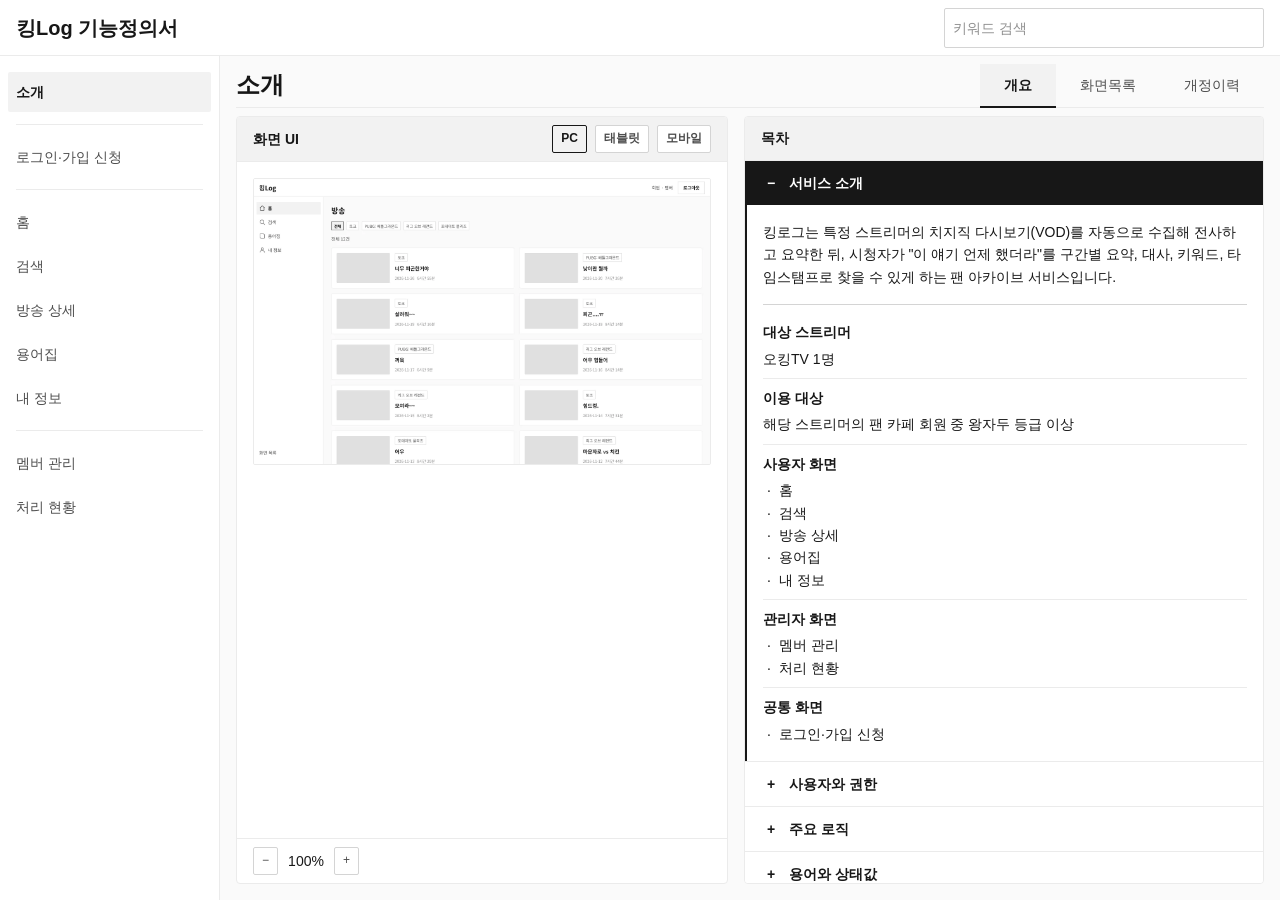
<file: docs/guide/index.html>
<!doctype html>
<html lang="ko">
<head>
<meta charset="utf-8">
<meta name="viewport" content="width=device-width, initial-scale=1">
<meta name="robots" content="noindex, nofollow">
<title>기능정의서</title>
<link rel="stylesheet" href="../mockup/tokens.css">
<link rel="stylesheet" href="../mockup/components.css">
</head>
<body>
<div id="app"></div>
<script src="content.js"></script>
<script src="guide.js"></script>
</body>
</html>
</file>
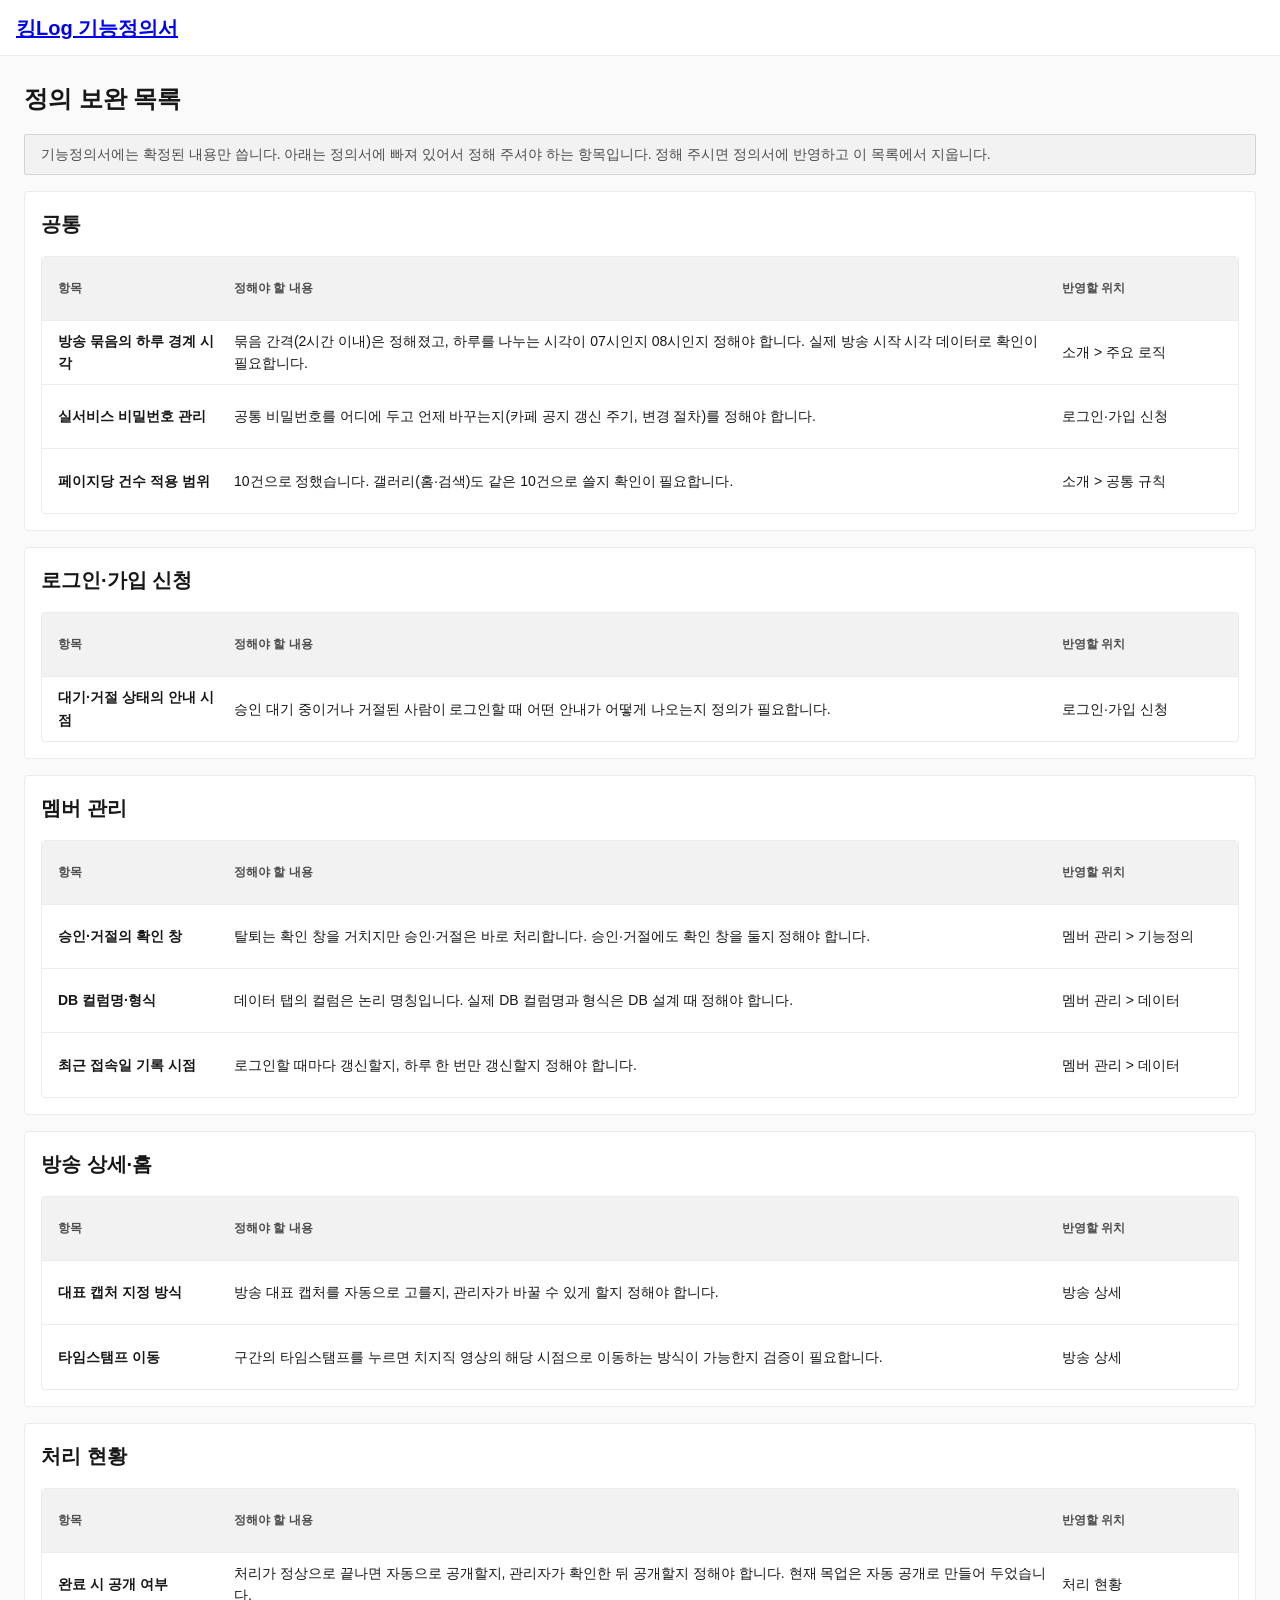
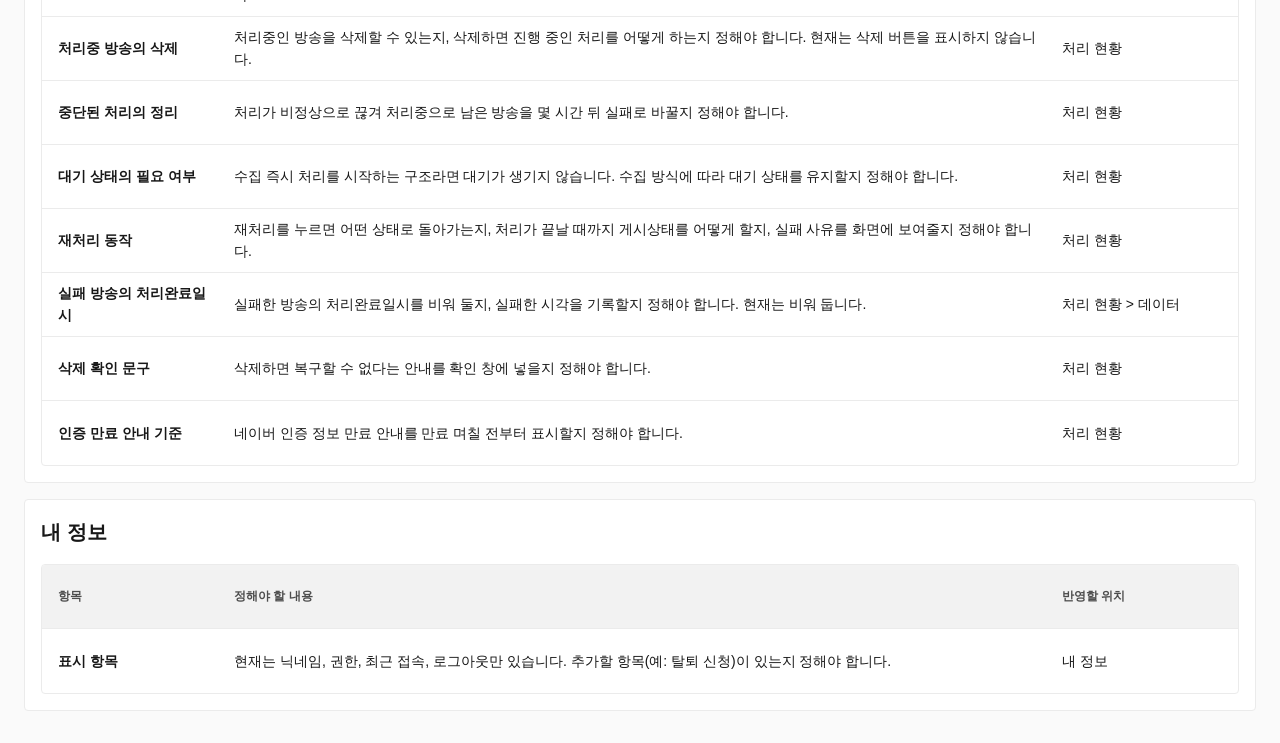
<file: docs/guide/pending.html>
<!doctype html>
<html lang="ko">
<head>
<meta charset="utf-8">
<meta name="viewport" content="width=device-width, initial-scale=1">
<meta name="robots" content="noindex, nofollow">
<title>정의 보완 목록</title>
<link rel="stylesheet" href="../mockup/tokens.css">
<link rel="stylesheet" href="../mockup/components.css">
</head>
<body>
<header class="header"><a class="logo" href="index.html">킹Log 기능정의서</a></header>
<main class="main stack" id="main"></main>
<script src="pending.js"></script>
<script>
(function () {
  var P = window.PENDING, esc = function (s) { return String(s).replace(/[&<>"]/g, function (c) { return { '&': '&amp;', '<': '&lt;', '>': '&gt;', '"': '&quot;' }[c]; }); };
  var h = '<h1 class="title">' + esc(P.title) + '</h1><div class="notice">' + esc(P.note) + '</div>';
  P.groups.forEach(function (g) {
    h += '<section class="card stack"><h2 class="h2">' + esc(g.name) + '</h2><div class="list"><div class="row row-head"><span class="c-m">항목</span><span class="c-fill">정해야 할 내용</span><span class="c-m">반영할 위치</span></div>';
    g.items.forEach(function (i) { h += '<div class="row"><span class="c-m bold">' + esc(i[0]) + '</span><span class="c-fill">' + esc(i[1]) + '</span><span class="c-m">' + esc(i[2]) + '</span></div>'; });
    h += '</div></section>';
  });
  document.getElementById('main').innerHTML = h;
})();
</script>
</body>
</html>
</file>
<file: docs/mockup/tokens.css>
/* 기준값 전용 파일. 색·크기·간격·모서리·선·그림자는 여기에서만 정의한다. */
:root {
  /* 색 */
  --c-bg: #fafafa;
  --c-surface: #ffffff;
  --c-fill: #f2f2f2;
  --c-line: #ebebeb;
  --c-line-strong: #d4d4d4;
  --c-text: #171717;
  --c-text-sub: #4d4d4d;
  --c-text-mute: #8f8f8f;
  --c-on-ink: #ffffff;
  --c-link: #0070f3;
  --c-info: #0761d1;
  --c-info-bg: #eaf3ff;
  --c-warn: #ab570a;
  --c-warn-bg: #fff6e5;
  --c-danger: #c50000;
  --c-danger-bg: #fdecec;
  --c-overlay: rgba(0, 0, 0, 0.4);

  /* 글꼴 */
  --font: "Pretendard", "Noto Sans KR", "Apple SD Gothic Neo", sans-serif;
  --fw-normal: 400;
  --fw-bold: 600;

  /* 글자 크기 5단계 */
  --fs-xs: 12px;
  --fs-s: 14px;
  --fs-m: 16px;
  --fs-l: 20px;
  --fs-xl: 24px;
  --lh: 1.6;

  /* 간격 5단계 */
  --sp-1: 4px;
  --sp-2: 8px;
  --sp-3: 16px;
  --sp-4: 24px;
  --sp-5: 32px;

  /* 모서리 2종, 선 1종 */
  --r-control: 2px;
  --r-card: 4px;
  --bw: 1px;
  --bw-tab: 2px;

  /* 컨트롤 높이, 아이콘 크기 */
  --h-control: 40px;
  --h-tab: 44px;
  --h-chip: 28px;
  --h-row: 64px;
  --icon: 20px;

  /* 목록 열 너비 프리셋: xs·s·m 고정, fill 자율 */
  --col-xs: 40px;
  --col-s: 112px;
  --col-m: 160px;
  --col-t: 88px;
  --col-l: 240px;
  --col-n: 72px;
  --col-dmin: 84px;
  --col-title: 120px;

  /* 레이아웃 */
  --w-lnb: 220px;
  --w-auth: 480px;
  --w-thumb: 168px;
  --w-modal: 440px;
  --w-search: 320px;
  --w-side: 520px;
  --zoom-50: 0.5;
  --zoom-75: 0.75;
  --zoom-100: 1;
  --zoom-150: 1.5;
  --zoom-200: 2;
  --zoom-250: 2.5;
  --zoom-300: 3;
  --w-ui-tab: 560px;
  --w-ui-mo: 320px;
  --h-header: 56px;
  --h-tabbar: 64px;

  /* 겹침 순서 */
  --z-bar: 1;
  --z-modal: 2;
  --z-drawer: 3;
  --z-toast: 4;

  /* 그림자는 모달에만 */
  --shadow-dialog: 0 8px 32px rgba(0, 0, 0, 0.16);
}
</file>
<file: docs/mockup/components.css>
/* 부품 정의 파일. 값은 모두 tokens.css의 var(--…)만 쓴다.
   규칙: 선택자는 클래스 1개(+상태 의사클래스)만 쓰고, 하위·자식 선택자와 !important는 쓰지 않는다. */

* { box-sizing: border-box; margin: 0; padding: 0; }

body {
  background: var(--c-bg);
  color: var(--c-text);
  font-family: var(--font);
  font-size: var(--fs-m);
  font-weight: var(--fw-normal);
  line-height: var(--lh);
  -webkit-font-smoothing: antialiased;
}

input, textarea, select { font: inherit; color: inherit; }
button { font: inherit; color: inherit; background: none; border: 0; cursor: pointer; }

/* ── 글자 ── */
.title { font-size: var(--fs-xl); font-weight: var(--fw-bold); }
.h2 { font-size: var(--fs-l); font-weight: var(--fw-bold); }
.bold { font-weight: var(--fw-bold); }
.small { font-size: var(--fs-s); }
.xsmall { font-size: var(--fs-xs); }
.nowrap { white-space: nowrap; }
.sub { color: var(--c-text-sub); }
.mute { color: var(--c-text-mute); }
.link { color: var(--c-link); padding: 0; }
.link:hover { text-decoration: underline; }
.icon { flex: none; width: var(--icon); height: var(--icon); }

/* ── 배치 ── */
.body { display: flex; align-items: flex-start; }
.main { flex: 1; min-width: 0; padding: var(--sp-4) var(--sp-4) var(--sp-5); }
.auth { min-height: 100vh; display: flex; align-items: center; justify-content: center; padding: var(--sp-3); }
.auth-box { width: 100%; max-width: var(--w-auth); padding: var(--sp-5); background: var(--c-surface); border: var(--bw) solid var(--c-line); border-radius: var(--r-card); display: flex; flex-direction: column; gap: var(--sp-4); }
.media { display: grid; grid-template-columns: 2fr 3fr; gap: var(--sp-4); align-items: start; }
.stack { display: flex; flex-direction: column; gap: var(--sp-3); }
.inline { display: flex; flex-wrap: wrap; align-items: center; gap: var(--sp-2); }
.grow { flex: 1; min-width: 0; }
.end { margin-left: auto; }

/* ── 헤더 (로고 · 프로필 · 로그아웃) ── */
.header { position: sticky; top: 0; z-index: var(--z-modal); display: flex; align-items: center; gap: var(--sp-3); height: var(--h-header); padding: 0 var(--sp-3); background: var(--c-surface); border-bottom: var(--bw) solid var(--c-line); }
.logo { min-width: 0; overflow: hidden; text-overflow: ellipsis; white-space: nowrap; font-size: var(--fs-l); font-weight: var(--fw-bold); }
.menu-btn { display: none; align-items: center; justify-content: center; width: var(--h-control); height: var(--h-control); }

/* ── 왼쪽 메뉴(PC) · 서랍(모바일) ── */
.nav { width: var(--w-lnb); padding: var(--sp-3) var(--sp-2); background: var(--c-surface); display: flex; flex-direction: column; gap: var(--sp-1); overflow-y: auto; }
.lnb { position: sticky; top: var(--h-header); flex: none; height: calc(100vh - var(--h-header)); border-right: var(--bw) solid var(--c-line); }
.drawer { position: fixed; top: 0; bottom: 0; left: 0; z-index: var(--z-drawer); }
.lnb-title { padding: var(--sp-2) var(--sp-2) var(--sp-1); font-size: var(--fs-xs); color: var(--c-text-mute); }
.lnb-link { display: flex; align-items: center; gap: var(--sp-2); width: 100%; height: var(--h-control); padding: 0 var(--sp-2); border-radius: var(--r-control); font-size: var(--fs-s); color: var(--c-text-sub); text-align: left; }
.lnb-link:hover { background: var(--c-fill); }

/* ── 하단 고정 바(모바일) ── */
.tabbar { display: none; position: fixed; bottom: 0; left: 0; right: 0; z-index: var(--z-bar); height: var(--h-tabbar); background: var(--c-surface); border-top: var(--bw) solid var(--c-line); }
.tabbar-item { flex: 1; display: flex; flex-direction: column; align-items: center; justify-content: center; gap: var(--sp-1); font-size: var(--fs-xs); color: var(--c-text-sub); }

/* ── 탭 ── */
.tabs { display: flex; gap: 0; border-bottom: var(--bw) solid var(--c-line); }
.tab { height: var(--h-tab); padding: 0 var(--sp-4); white-space: nowrap; border-bottom: var(--bw-tab) solid transparent; color: var(--c-text-sub); font-size: var(--fs-s); }

/* ── 버튼: 모양은 .btn 1개, 색은 primary/secondary 2종 ── */
.btn { display: inline-flex; align-items: center; justify-content: center; gap: var(--sp-1); height: var(--h-control); padding: 0 var(--sp-3); border: var(--bw) solid var(--c-line-strong); border-radius: var(--r-control); font-size: var(--fs-s); font-weight: var(--fw-bold); white-space: nowrap; }
.btn-primary { background: var(--c-text); border-color: var(--c-text); color: var(--c-on-ink); }
.btn-secondary { background: var(--c-surface); color: var(--c-text); }
.btn:disabled { background: var(--c-fill); border-color: var(--c-line); color: var(--c-text-mute); cursor: not-allowed; }
.btn-primary:enabled:hover { background: var(--c-text-sub); border-color: var(--c-text-sub); }
.btn-secondary:enabled:hover { border-color: var(--c-text); }
.chip:enabled:hover { border-color: var(--c-text); color: var(--c-text); }
.tab:hover { color: var(--c-text); }
.pager-btn:enabled:hover { border-color: var(--c-text); }
.menu-btn:hover,
.tabbar-item:hover { background: var(--c-fill); }
.fill { width: 100%; }

/* ── 입력 ── */
.field { display: flex; flex-direction: column; gap: var(--sp-1); }
.label { font-size: var(--fs-s); font-weight: var(--fw-bold); }
.input { width: 100%; height: var(--h-control); padding: 0 var(--sp-2); background: var(--c-surface); border: var(--bw) solid var(--c-line-strong); border-radius: var(--r-control); font-size: var(--fs-s); }
.textarea { width: 100%; min-height: calc(var(--h-control) * 2); padding: var(--sp-2); background: var(--c-surface); border: var(--bw) solid var(--c-line-strong); border-radius: var(--r-control); font-size: var(--fs-s); resize: vertical; }
.input::placeholder,
.textarea::placeholder { color: var(--c-text-mute); }
.input:focus-visible,
.textarea:focus-visible,
.btn:focus-visible,
.chip:focus-visible,
.tab:focus-visible,
.pager-btn:focus-visible,
.link:focus-visible,
.lnb-link:focus-visible,
.g-card:focus-visible,
.logo:focus-visible,
.menu-btn:focus-visible,
.tabbar-item:focus-visible,
.cap-time:focus-visible { outline: var(--bw) solid var(--c-link); outline-offset: var(--bw); }
.pager { justify-content: center; margin-top: var(--sp-2); }
.pager-btn { min-width: var(--h-control); height: var(--h-control); padding: 0 var(--sp-2); background: var(--c-surface); border: var(--bw) solid var(--c-line-strong); border-radius: var(--r-control); font-size: var(--fs-s); }
.pager-btn:disabled { color: var(--c-text-mute); background: var(--c-fill); cursor: not-allowed; }
.check { display: inline-flex; align-items: center; gap: var(--sp-2); font-size: var(--fs-s); }

/* ── 칩(태그 포함) ── */
.chip { display: inline-flex; white-space: nowrap; align-items: center; height: var(--h-chip); padding: 0 var(--sp-2); background: var(--c-surface); border: var(--bw) solid var(--c-line-strong); border-radius: var(--r-control); font-size: var(--fs-xs); color: var(--c-text-sub); }

/* ── 카드 · 안내 · 인용 ── */
.card { background: var(--c-surface); border: var(--bw) solid var(--c-line); border-radius: var(--r-card); padding: var(--sp-3); }
.notice { padding: var(--sp-2) var(--sp-3); background: var(--c-fill); border: var(--bw) solid var(--c-line-strong); border-radius: var(--r-control); font-size: var(--fs-s); color: var(--c-text-sub); }
.quote { padding: var(--sp-2) var(--sp-3); background: var(--c-fill); border-radius: var(--r-control); font-size: var(--fs-s); }

/* ── 갤러리 ── */
.gallery { display: grid; grid-template-columns: repeat(2, 1fr); gap: var(--sp-3); }
.g-card { display: flex; align-items: flex-start; gap: var(--sp-3); padding: var(--sp-3); background: var(--c-surface); border: var(--bw) solid var(--c-line); border-radius: var(--r-card); text-align: left; cursor: pointer; }
.g-card:hover { border-color: var(--c-text); }
.cap { position: relative; aspect-ratio: 16 / 9; background: var(--c-fill); border-radius: var(--r-control); overflow: hidden; }
.cap-time { position: absolute; top: var(--sp-2); left: var(--sp-2); padding: 0 var(--sp-2); background: var(--c-overlay); border-radius: var(--r-control); color: var(--c-on-ink); font-size: var(--fs-xs); line-height: var(--sp-4); cursor: pointer; }
.g-thumb { flex: none; width: var(--w-thumb); }
.g-img { display: block; width: 100%; height: 100%; object-fit: cover; }
.g-body { flex: 1; min-width: 0; display: flex; flex-direction: column; align-items: flex-start; gap: var(--sp-2); }
.g-title { font-weight: var(--fw-bold); }

/* ── 목록 ── */
.list { background: var(--c-surface); border: var(--bw) solid var(--c-line); border-radius: var(--r-card); overflow-x: auto; overflow-y: hidden; }
.row { display: flex; align-items: center; text-align: left; gap: var(--sp-3); min-height: var(--h-row); padding: var(--sp-2) var(--sp-3); border-bottom: var(--bw) solid var(--c-line); font-size: var(--fs-s); }
.row:last-child { border-bottom: 0; }
.row-head { background: var(--c-fill); color: var(--c-text-sub); font-size: var(--fs-xs); font-weight: var(--fw-bold); }
.c-xs { flex: none; width: var(--col-xs); }
.c-s { flex: none; width: var(--col-s); }
.c-m { flex: none; width: var(--col-m); }
.c-n { flex: 0 1 var(--col-s); min-width: var(--col-n); }
.c-d { flex: 0 1 var(--col-m); min-width: var(--col-dmin); }
.c-title { flex: 1; min-width: var(--col-title); }
.c-act { flex: none; width: var(--col-m); display: flex; align-items: center; gap: var(--sp-2); }
.c-act-w { flex: 0 1 var(--col-l); width: auto; min-width: var(--col-m); flex-wrap: wrap; }
.c-fill { flex: 1; min-width: 0; }
.line { display: contents; }
.m-label { display: none; }
.m-only { display: none; }
.m-chips { display: none; }

/* ── 모달 · 토스트 · 진행 막대 ── */
.modal-bg { position: fixed; inset: 0; z-index: var(--z-modal); display: flex; align-items: center; justify-content: center; padding: var(--sp-3); background: var(--c-overlay); }
.modal { width: 100%; max-width: var(--w-modal); max-height: 100%; overflow-y: auto; padding: var(--sp-4); background: var(--c-surface); border-radius: var(--r-card); box-shadow: var(--shadow-dialog); }
.toast { position: fixed; bottom: var(--sp-4); left: 50%; transform: translateX(-50%); z-index: var(--z-toast); padding: var(--sp-2) var(--sp-3); background: var(--c-text); color: var(--c-on-ink); border-radius: var(--r-control); font-size: var(--fs-s); }

/* ── 가이드(기능정의서): 영역 고정 + 영역 안에서 스크롤 ── */
.fixed { height: 100vh; display: flex; flex-direction: column; overflow: hidden; }
.fit { flex: 1; min-height: 0; display: flex; }
.doc { flex: 1; min-width: 0; min-height: 0; display: flex; flex-direction: column; gap: var(--sp-2); padding: var(--sp-2) var(--sp-3) var(--sp-3); }
.tabs-end { margin-left: auto; margin-bottom: calc(var(--bw) * -1); border-bottom: 0; }
.doc-top { min-height: var(--h-tab); display: flex; flex-wrap: wrap; align-items: center; gap: var(--sp-1) var(--sp-4); border-bottom: var(--bw) solid var(--c-line); }
.single { flex: 1; min-height: 0; display: grid; grid-template-columns: minmax(0, 1fr); grid-template-rows: minmax(0, 1fr); }
.pane { flex: 1; min-height: 0; display: grid; grid-template-columns: minmax(0, 1fr) var(--w-side); grid-template-rows: minmax(0, 1fr); gap: var(--sp-3); }
.scroll { flex: 1; min-height: 0; overflow: auto; }
.panel { min-width: 0; min-height: 0; display: flex; flex-direction: column; background: var(--c-surface); border: var(--bw) solid var(--c-line); border-radius: var(--r-card); overflow: hidden; }
.bar { flex: none; display: flex; flex-wrap: nowrap; align-items: center; min-height: var(--h-tab); white-space: nowrap; padding: var(--sp-2) var(--sp-3); background: var(--c-fill); border-bottom: var(--bw) solid var(--c-line); font-size: var(--fs-s); font-weight: var(--fw-bold); }
.flow { display: grid; grid-auto-rows: max-content; align-content: start; gap: var(--sp-3); }
.foot { flex: none; display: flex; align-items: center; gap: var(--sp-2); padding: var(--sp-2) var(--sp-3); border-top: var(--bw) solid var(--c-line); }
.zoom-val { min-width: calc(var(--sp-5) + var(--sp-2)); text-align: center; font-size: var(--fs-s); }
.pad { padding: var(--sp-3); }
.ui-img { display: block; width: 100%; margin: 0 auto; border: var(--bw) solid var(--c-line); border-radius: var(--r-control); background: var(--c-surface); }
.ui-pc { width: calc(100% * var(--zoom, 1)); }
.ui-tab { width: calc(min(var(--w-ui-tab), 100%) * var(--zoom, 1)); }
.ui-mo { width: calc(var(--w-ui-mo) * var(--zoom, 1)); }
.zoom-50 { --zoom: var(--zoom-50); }
.zoom-75 { --zoom: var(--zoom-75); }
.zoom-100 { --zoom: var(--zoom-100); }
.zoom-150 { --zoom: var(--zoom-150); }
.zoom-200 { --zoom: var(--zoom-200); }
.zoom-250 { --zoom: var(--zoom-250); }
.zoom-300 { --zoom: var(--zoom-300); }
.search { position: relative; display: flex; align-items: center; width: var(--w-search); }
.search-btn { display: none; }
.act, .found:hover { background: var(--c-fill); }
.defs { display: grid; grid-auto-rows: max-content; }
.def { display: grid; gap: var(--sp-1); padding: var(--sp-2) 0; border-bottom: var(--bw) solid var(--c-line); }
.def:first-child { padding-top: 0; }
.def:last-child { padding-bottom: 0; border-bottom: 0; }
.def-l { margin-right: var(--sp-2); font-size: var(--fs-xs); color: var(--c-text-mute); }
.acc { border-bottom: var(--bw) solid var(--c-line); }
.acc-head { display: flex; align-items: center; gap: var(--sp-2); width: 100%; min-height: var(--h-tab); padding: var(--sp-2) var(--sp-3); background: var(--c-surface); text-align: left; font-size: var(--fs-s); font-weight: var(--fw-bold); }
.acc-head:hover { background: var(--c-fill); }
.acc-open, .acc-open:hover { background: var(--c-text); color: var(--c-surface); }
.acc-mark { flex: none; width: var(--icon); text-align: center; }
.acc-body { border-left: var(--bw-tab) solid var(--c-text); }
.sects { display: grid; grid-auto-rows: max-content; font-size: var(--fs-s); }
.sect { display: grid; gap: var(--sp-2); padding: var(--sp-3) 0; border-top: var(--bw) solid var(--c-line-strong); }
.sect:first-child { padding-top: 0; border-top: 0; }
.sect:last-child { padding-bottom: 0; }
.li { position: relative; padding-left: var(--sp-3); }
.li::before { content: '·'; position: absolute; left: var(--sp-1); }
.def-top { display: flex; justify-content: space-between; gap: var(--sp-3); }
.lnb-sep { margin: var(--sp-2); border-top: var(--bw) solid var(--c-line); }
.ui-inline { display: none; max-width: 100%; }
.search-list { position: fixed; top: calc(var(--h-header) + var(--sp-1)); right: var(--sp-3); z-index: var(--z-modal); width: var(--w-modal); max-height: 70vh; overflow-y: auto; background: var(--c-surface); border: var(--bw) solid var(--c-line-strong); border-radius: var(--r-card); box-shadow: var(--shadow-dialog); }

/* ── 상태 (칩·안내·버튼 공통) ── */
.is-info { color: var(--c-info); background: var(--c-info-bg); border-color: var(--c-info); }
.is-warn { color: var(--c-warn); background: var(--c-warn-bg); border-color: var(--c-warn); }
.is-danger { color: var(--c-danger); background: var(--c-danger-bg); border-color: var(--c-danger); }

/* ── 선택 상태: 전체에서 이 규칙 1개만 쓴다 (맨 마지막에 둬서 우선 적용) ── */
.on { background: var(--c-fill); border-color: var(--c-text); color: var(--c-text); font-weight: var(--fw-bold); }
.hit { border-color: var(--c-text); }

/* ── 모바일 ── */
/* 중단점은 2개만 쓴다 (@media에는 var()를 못 써서 여기 한 곳에 모아 둠)
   1024 이하 = 태블릿: 왼쪽 메뉴를 햄버거로, 상단 이미지+요약을 위아래로
   768 이하 = 모바일: 목록 행을 줄 단위로, 박스 해제, 하단 바 */
@media (max-width: 1024px) {
  .c-s { width: var(--col-t); }
  .lnb { display: none; }
  .menu-btn { display: flex; }
  .md-col { grid-template-columns: 1fr; }
  .pane { grid-template-columns: minmax(0, 1fr) minmax(0, 1fr); }
}

@media (max-width: 768px) {
  .tabbar { display: flex; }
  .main { padding: var(--sp-3) var(--sp-3) calc(var(--h-tabbar) + var(--sp-4)); }
  .media { grid-template-columns: 1fr; gap: var(--sp-3); }
  .gallery { grid-template-columns: 1fr; gap: 0; }
  .card { padding: var(--sp-3) 0; background: transparent; border: 0; border-bottom: var(--bw) solid var(--c-line); border-radius: 0; }
  .list { background: transparent; border: 0; border-radius: 0; }
  .g-card { padding: var(--sp-3) 0; background: transparent; border: 0; border-bottom: var(--bw) solid var(--c-line); border-radius: 0; }
  .g-card:hover { border-color: var(--c-line); }
  .auth-box { padding: var(--sp-3); border: 0; background: transparent; }
  .row { flex-direction: column; align-items: stretch; gap: var(--sp-2); padding: var(--sp-3) 0; }
  .row-head { display: none; }
  .line { display: flex; align-items: center; gap: var(--sp-3); }
  .m-end { margin-left: auto; }
  .m-label { display: inline; margin-right: var(--sp-1); color: var(--c-text-mute); }
  .m-only { display: inline; }
  .m-chips { display: flex; gap: var(--sp-1); }
  .c-xs, .c-s, .c-m, .c-n, .c-d, .c-act-w { flex: none; width: auto; min-width: 0; }
  .c-act { width: 100%; }
  .m-grow { flex: 1; }
  .search { display: none; }
  .search-open { display: flex; flex: 1; width: auto; }
  .search-btn { display: flex; }
  .search-list { left: var(--sp-3); width: auto; }
  .fixed { height: auto; overflow: visible; }
  .pane { grid-template-columns: 1fr; grid-template-rows: auto; }
  .scroll { overflow: visible; }
  .tabs-end { margin: 0; border-bottom: var(--bw) solid var(--c-line); }
  .tab { flex: 1; padding: 0 var(--sp-2); }
  .doc { padding-top: 0; }
  .ui-side { display: none; }
  .ui-inline { display: block; }
  .found { padding: var(--sp-2) var(--sp-3); }
  .doc-top { flex-direction: column; align-items: stretch; gap: var(--sp-2); padding: var(--sp-2) 0 0; border-bottom: 0; position: sticky; top: var(--h-header); z-index: var(--z-bar); background: var(--c-bg); }
  .c-act:empty, .c-fill:empty, .c-xs:empty { display: none; }
  .c-hide { display: none; }
}
</file>
